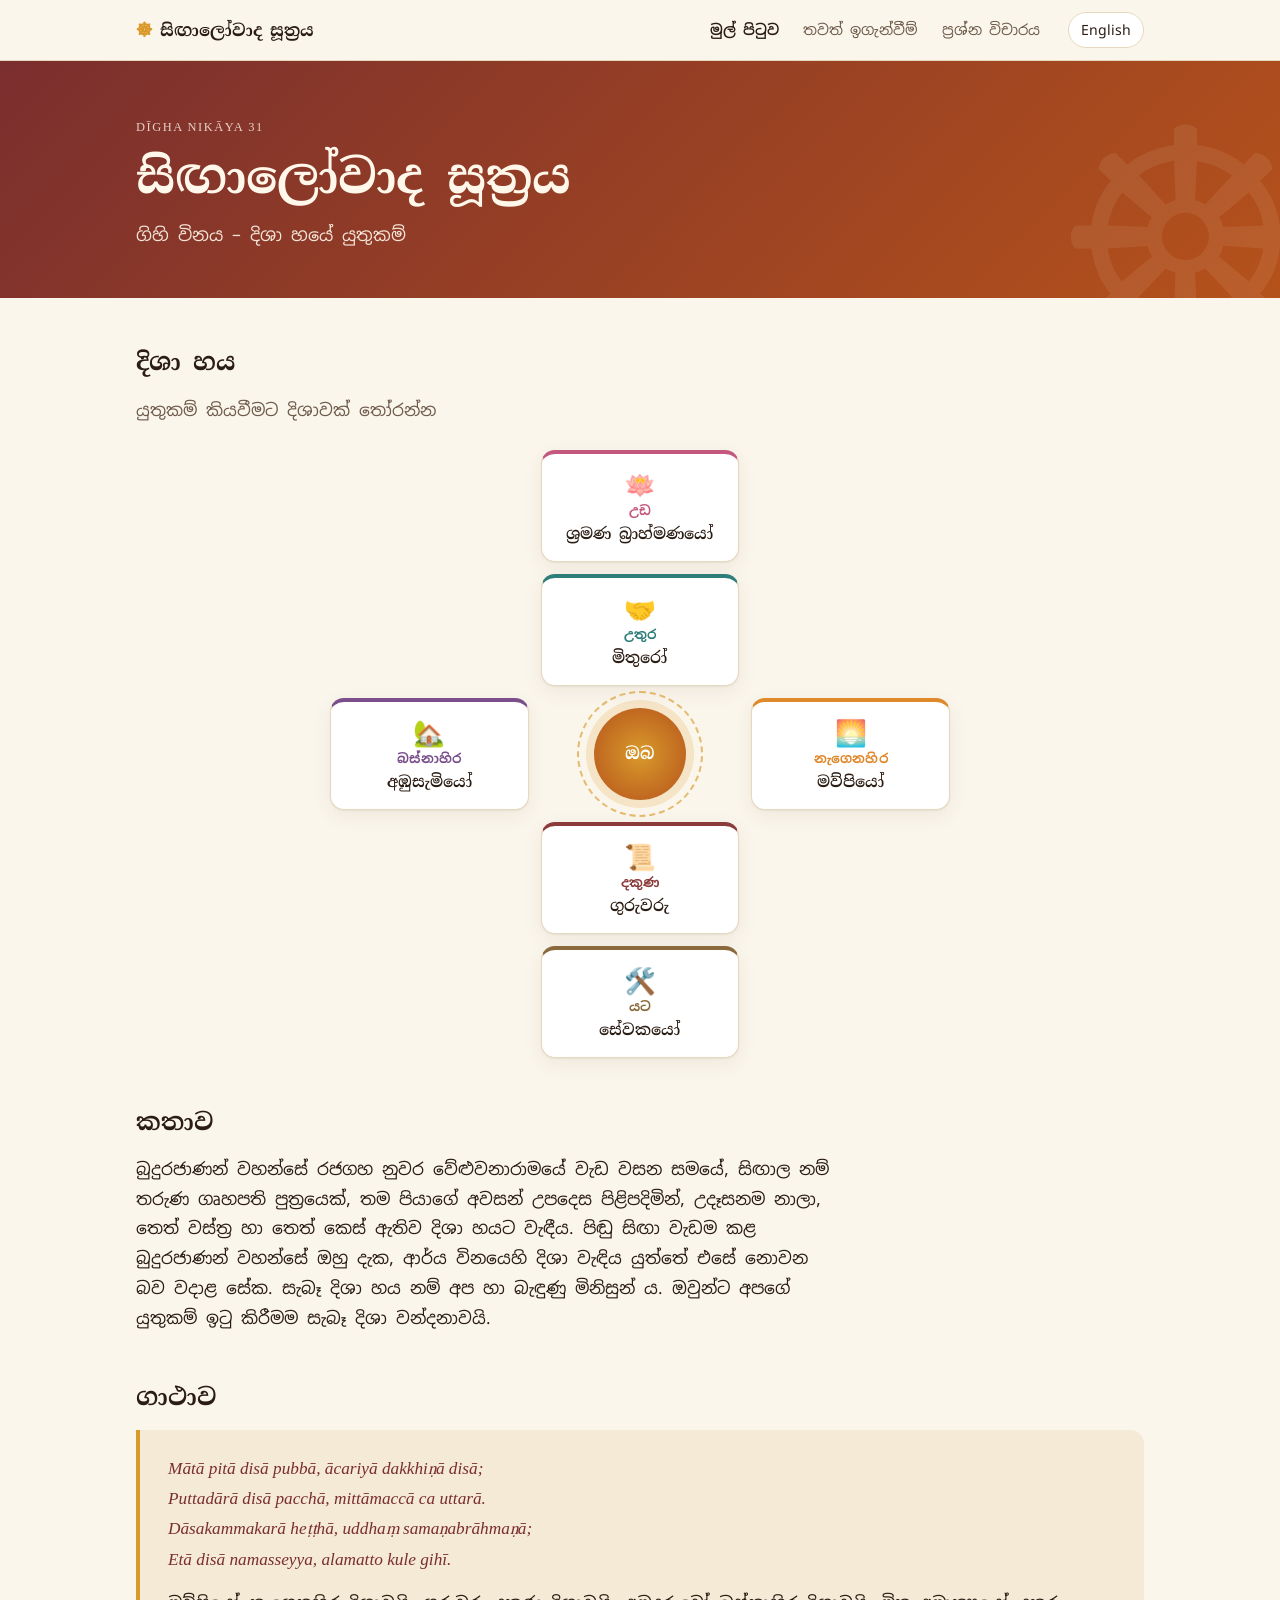
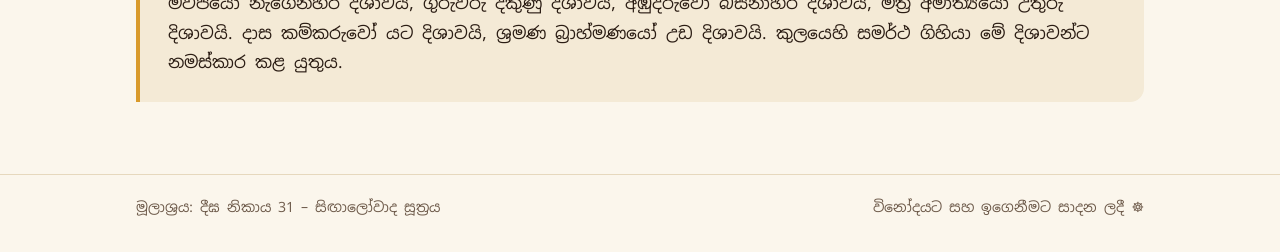
<file: index.html>
<!doctype html>
<html lang="si">
<head>
  <meta charset="utf-8">
  <meta name="viewport" content="width=device-width, initial-scale=1">
  <title>සිඟාලෝවාද සූත්‍රය</title>
  <meta name="description" content="සිඟාලෝවාද සූත්‍රය – දිශා හයේ යුතුකම්. The Sigālovāda Sutta: duties of the six directions.">
  <link rel="icon" href="data:image/svg+xml,<svg xmlns='http://www.w3.org/2000/svg' viewBox='0 0 100 100'><text y='.9em' font-size='90'>☸️</text></svg>">
  <link rel="preconnect" href="https://fonts.googleapis.com">
  <link rel="preconnect" href="https://fonts.gstatic.com" crossorigin>
  <link href="https://fonts.googleapis.com/css2?family=Noto+Sans+Sinhala:wght@400;600;700&family=Noto+Serif+Sinhala:wght@600;700&display=swap" rel="stylesheet">
  <link rel="stylesheet" href="assets/style.css">
</head>
<body data-page="home">
  <header id="header"></header>
  <main id="main"></main>
  <footer id="footer"></footer>
  <script src="assets/data.js"></script>
  <script src="assets/app.js"></script>
</body>
</html>
</file>
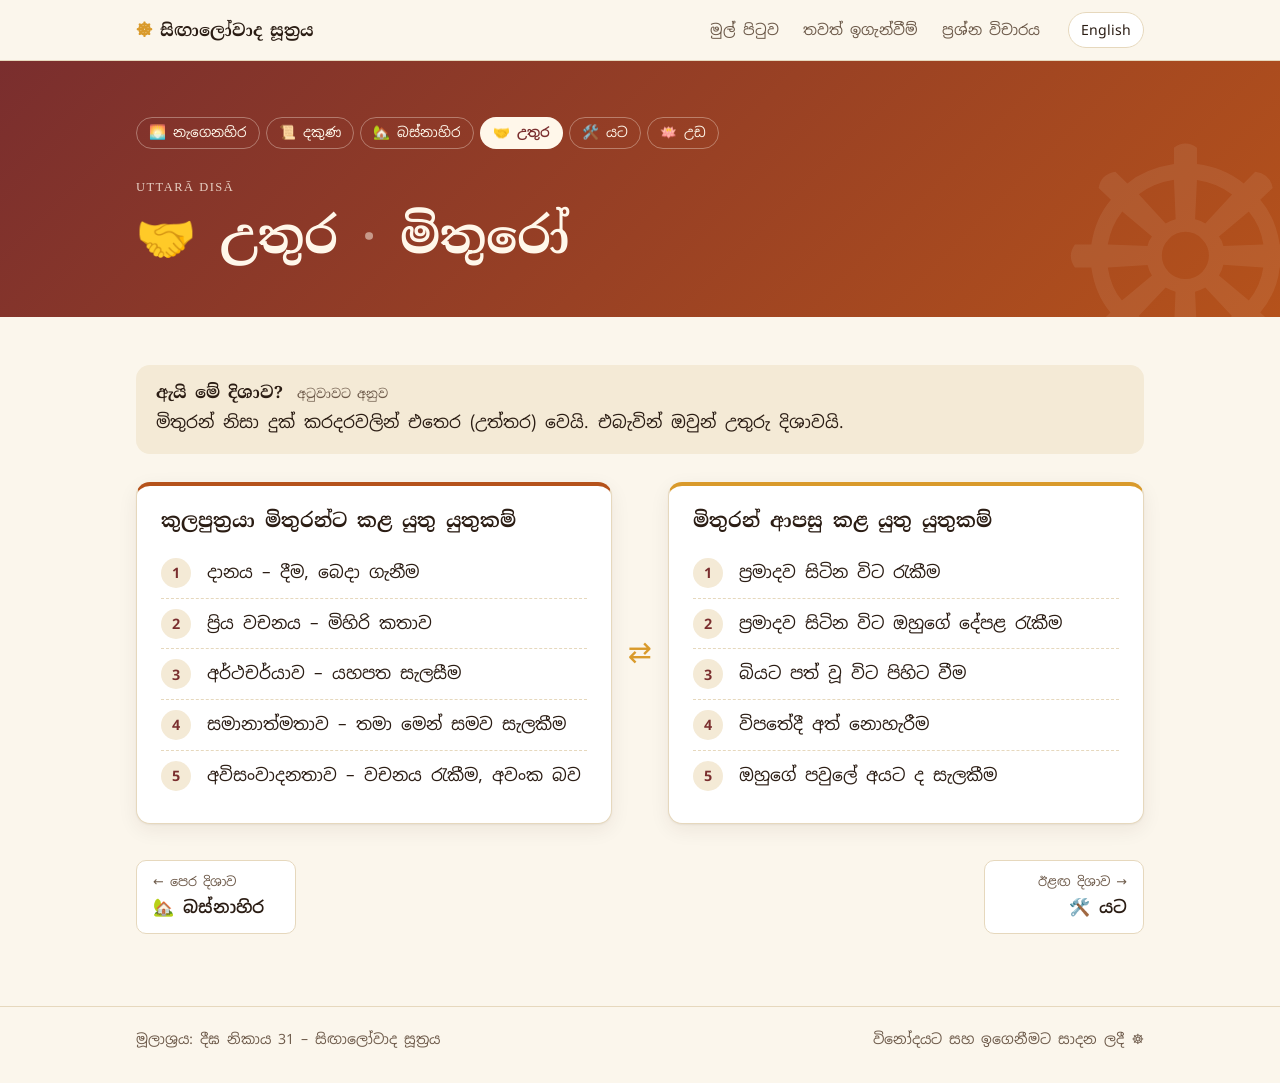
<file: friends.html>
<!doctype html>
<html lang="si">
<head>
  <meta charset="utf-8">
  <meta name="viewport" content="width=device-width, initial-scale=1">
  <title>මිතුරෝ | සිඟාලෝවාද සූත්‍රය</title>
  <meta name="description" content="සිඟාලෝවාද සූත්‍රය – දිශා හයේ යුතුකම්. The Sigālovāda Sutta: duties of the six directions.">
  <link rel="icon" href="data:image/svg+xml,<svg xmlns='http://www.w3.org/2000/svg' viewBox='0 0 100 100'><text y='.9em' font-size='90'>☸️</text></svg>">
  <link rel="preconnect" href="https://fonts.googleapis.com">
  <link rel="preconnect" href="https://fonts.gstatic.com" crossorigin>
  <link href="https://fonts.googleapis.com/css2?family=Noto+Sans+Sinhala:wght@400;600;700&family=Noto+Serif+Sinhala:wght@600;700&display=swap" rel="stylesheet">
  <link rel="stylesheet" href="assets/style.css">
</head>
<body data-page="direction" data-direction="north">
  <header id="header"></header>
  <main id="main"></main>
  <footer id="footer"></footer>
  <script src="assets/data.js"></script>
  <script src="assets/app.js"></script>
</body>
</html>
</file>
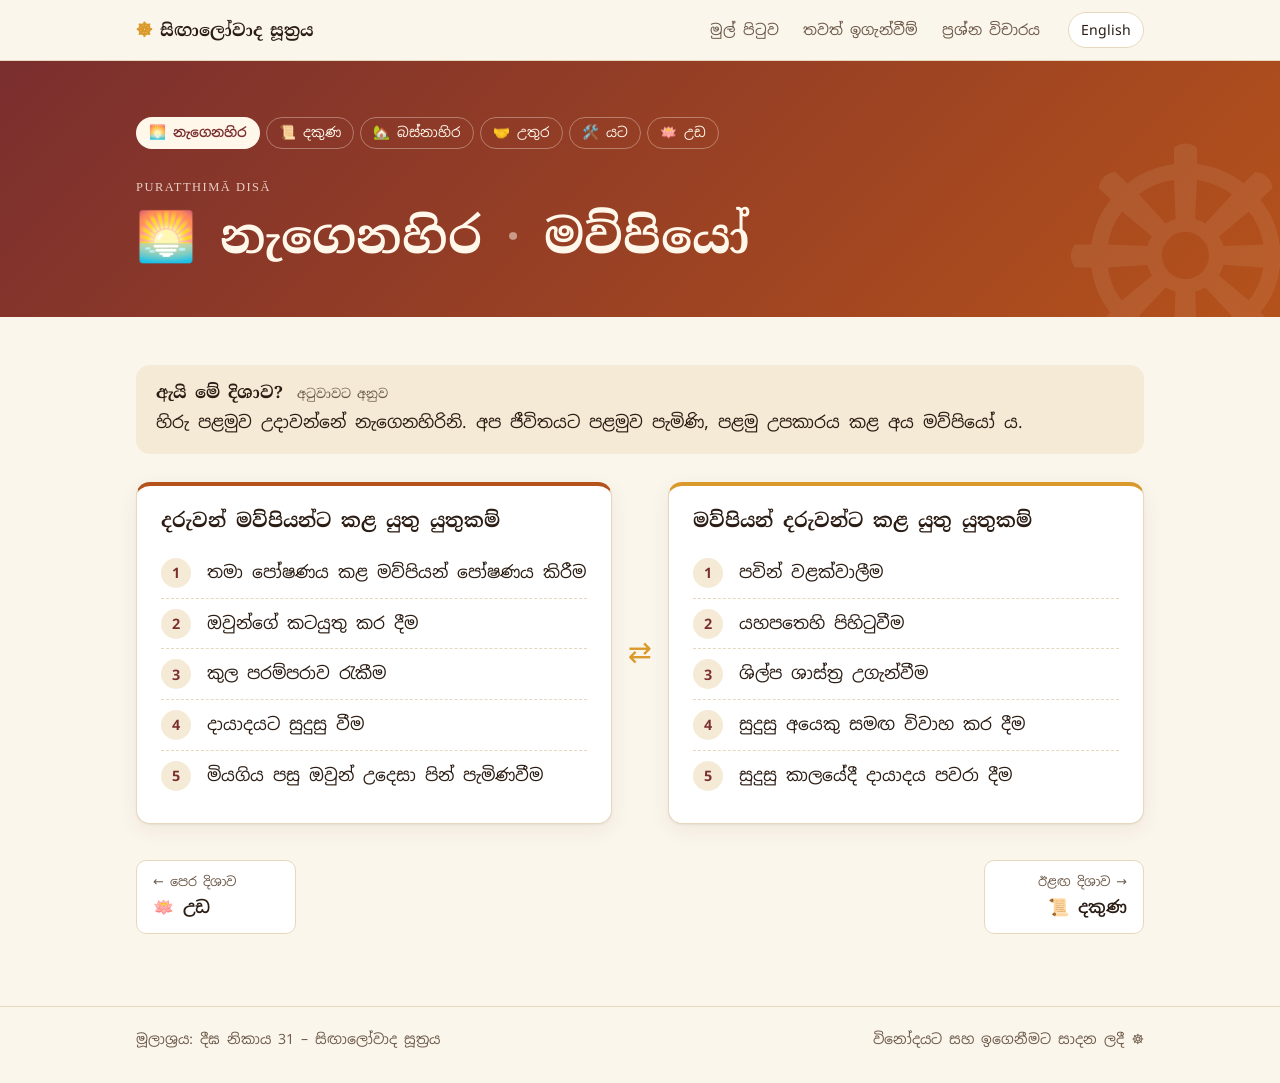
<file: parents.html>
<!doctype html>
<html lang="si">
<head>
  <meta charset="utf-8">
  <meta name="viewport" content="width=device-width, initial-scale=1">
  <title>මව්පියෝ | සිඟාලෝවාද සූත්‍රය</title>
  <meta name="description" content="සිඟාලෝවාද සූත්‍රය – දිශා හයේ යුතුකම්. The Sigālovāda Sutta: duties of the six directions.">
  <link rel="icon" href="data:image/svg+xml,<svg xmlns='http://www.w3.org/2000/svg' viewBox='0 0 100 100'><text y='.9em' font-size='90'>☸️</text></svg>">
  <link rel="preconnect" href="https://fonts.googleapis.com">
  <link rel="preconnect" href="https://fonts.gstatic.com" crossorigin>
  <link href="https://fonts.googleapis.com/css2?family=Noto+Sans+Sinhala:wght@400;600;700&family=Noto+Serif+Sinhala:wght@600;700&display=swap" rel="stylesheet">
  <link rel="stylesheet" href="assets/style.css">
</head>
<body data-page="direction" data-direction="east">
  <header id="header"></header>
  <main id="main"></main>
  <footer id="footer"></footer>
  <script src="assets/data.js"></script>
  <script src="assets/app.js"></script>
</body>
</html>
</file>
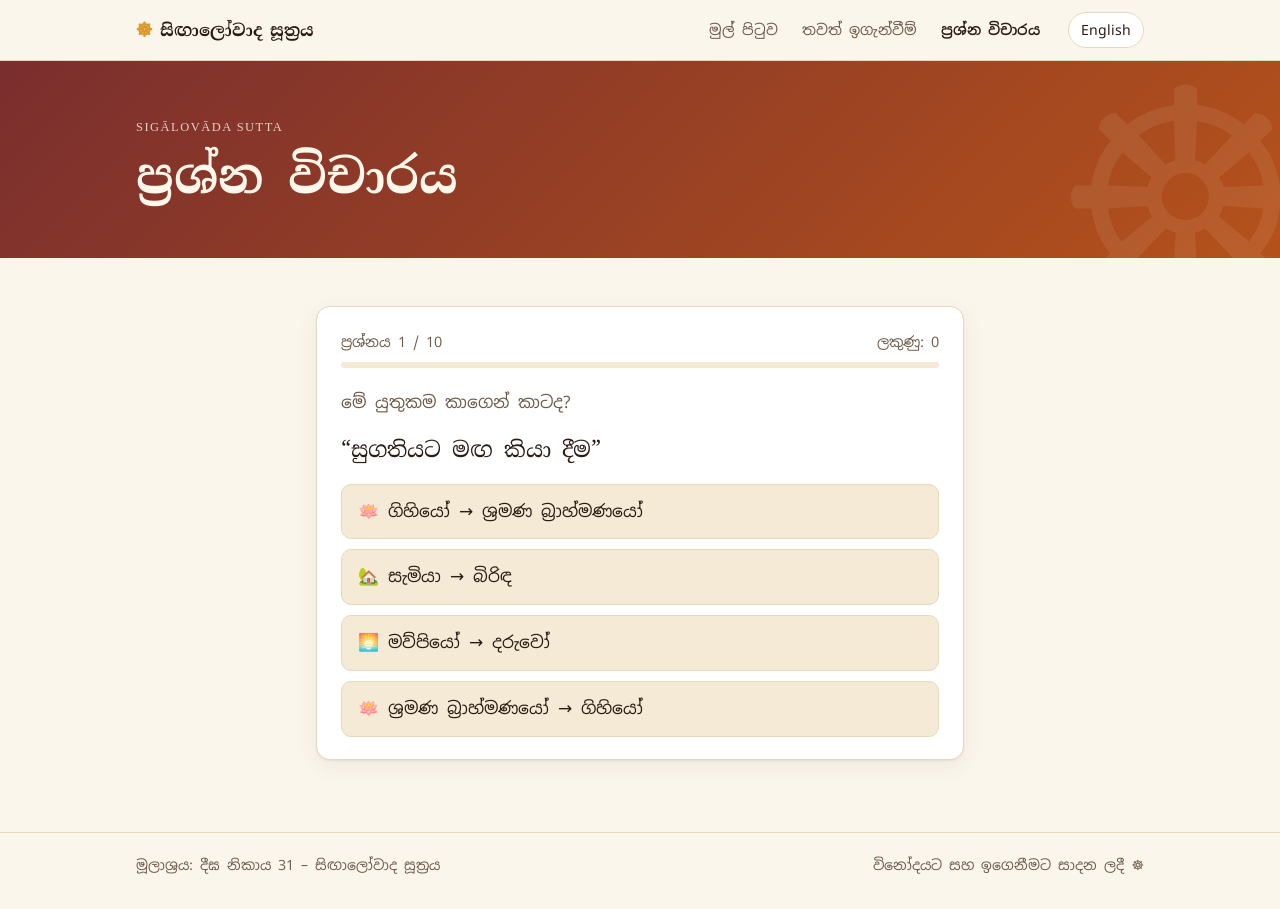
<file: quiz.html>
<!doctype html>
<html lang="si">
<head>
  <meta charset="utf-8">
  <meta name="viewport" content="width=device-width, initial-scale=1">
  <title>ප්‍රශ්න විචාරය | සිඟාලෝවාද සූත්‍රය</title>
  <meta name="description" content="සිඟාලෝවාද සූත්‍රය – දිශා හයේ යුතුකම්. The Sigālovāda Sutta: duties of the six directions.">
  <link rel="icon" href="data:image/svg+xml,<svg xmlns='http://www.w3.org/2000/svg' viewBox='0 0 100 100'><text y='.9em' font-size='90'>☸️</text></svg>">
  <link rel="preconnect" href="https://fonts.googleapis.com">
  <link rel="preconnect" href="https://fonts.gstatic.com" crossorigin>
  <link href="https://fonts.googleapis.com/css2?family=Noto+Sans+Sinhala:wght@400;600;700&family=Noto+Serif+Sinhala:wght@600;700&display=swap" rel="stylesheet">
  <link rel="stylesheet" href="assets/style.css">
</head>
<body data-page="quiz">
  <header id="header"></header>
  <main id="main"></main>
  <footer id="footer"></footer>
  <script src="assets/data.js"></script>
  <script src="assets/app.js"></script>
</body>
</html>
</file>
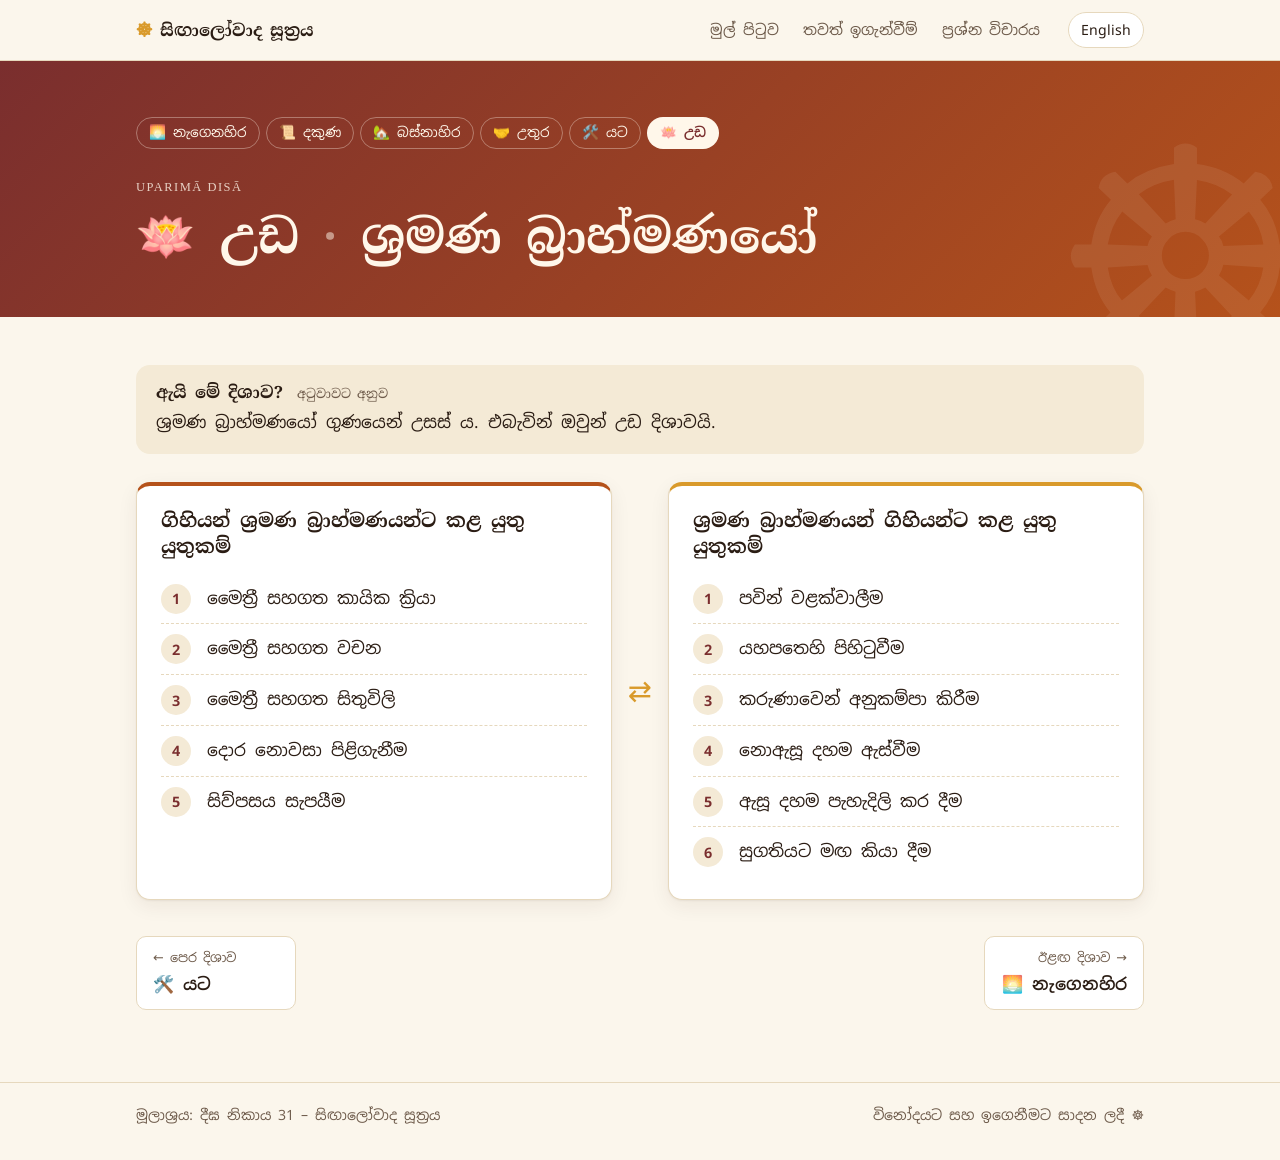
<file: religious.html>
<!doctype html>
<html lang="si">
<head>
  <meta charset="utf-8">
  <meta name="viewport" content="width=device-width, initial-scale=1">
  <title>ශ්‍රමණ බ්‍රාහ්මණයෝ | සිඟාලෝවාද සූත්‍රය</title>
  <meta name="description" content="සිඟාලෝවාද සූත්‍රය – දිශා හයේ යුතුකම්. The Sigālovāda Sutta: duties of the six directions.">
  <link rel="icon" href="data:image/svg+xml,<svg xmlns='http://www.w3.org/2000/svg' viewBox='0 0 100 100'><text y='.9em' font-size='90'>☸️</text></svg>">
  <link rel="preconnect" href="https://fonts.googleapis.com">
  <link rel="preconnect" href="https://fonts.gstatic.com" crossorigin>
  <link href="https://fonts.googleapis.com/css2?family=Noto+Sans+Sinhala:wght@400;600;700&family=Noto+Serif+Sinhala:wght@600;700&display=swap" rel="stylesheet">
  <link rel="stylesheet" href="assets/style.css">
</head>
<body data-page="direction" data-direction="zenith">
  <header id="header"></header>
  <main id="main"></main>
  <footer id="footer"></footer>
  <script src="assets/data.js"></script>
  <script src="assets/app.js"></script>
</body>
</html>
</file>
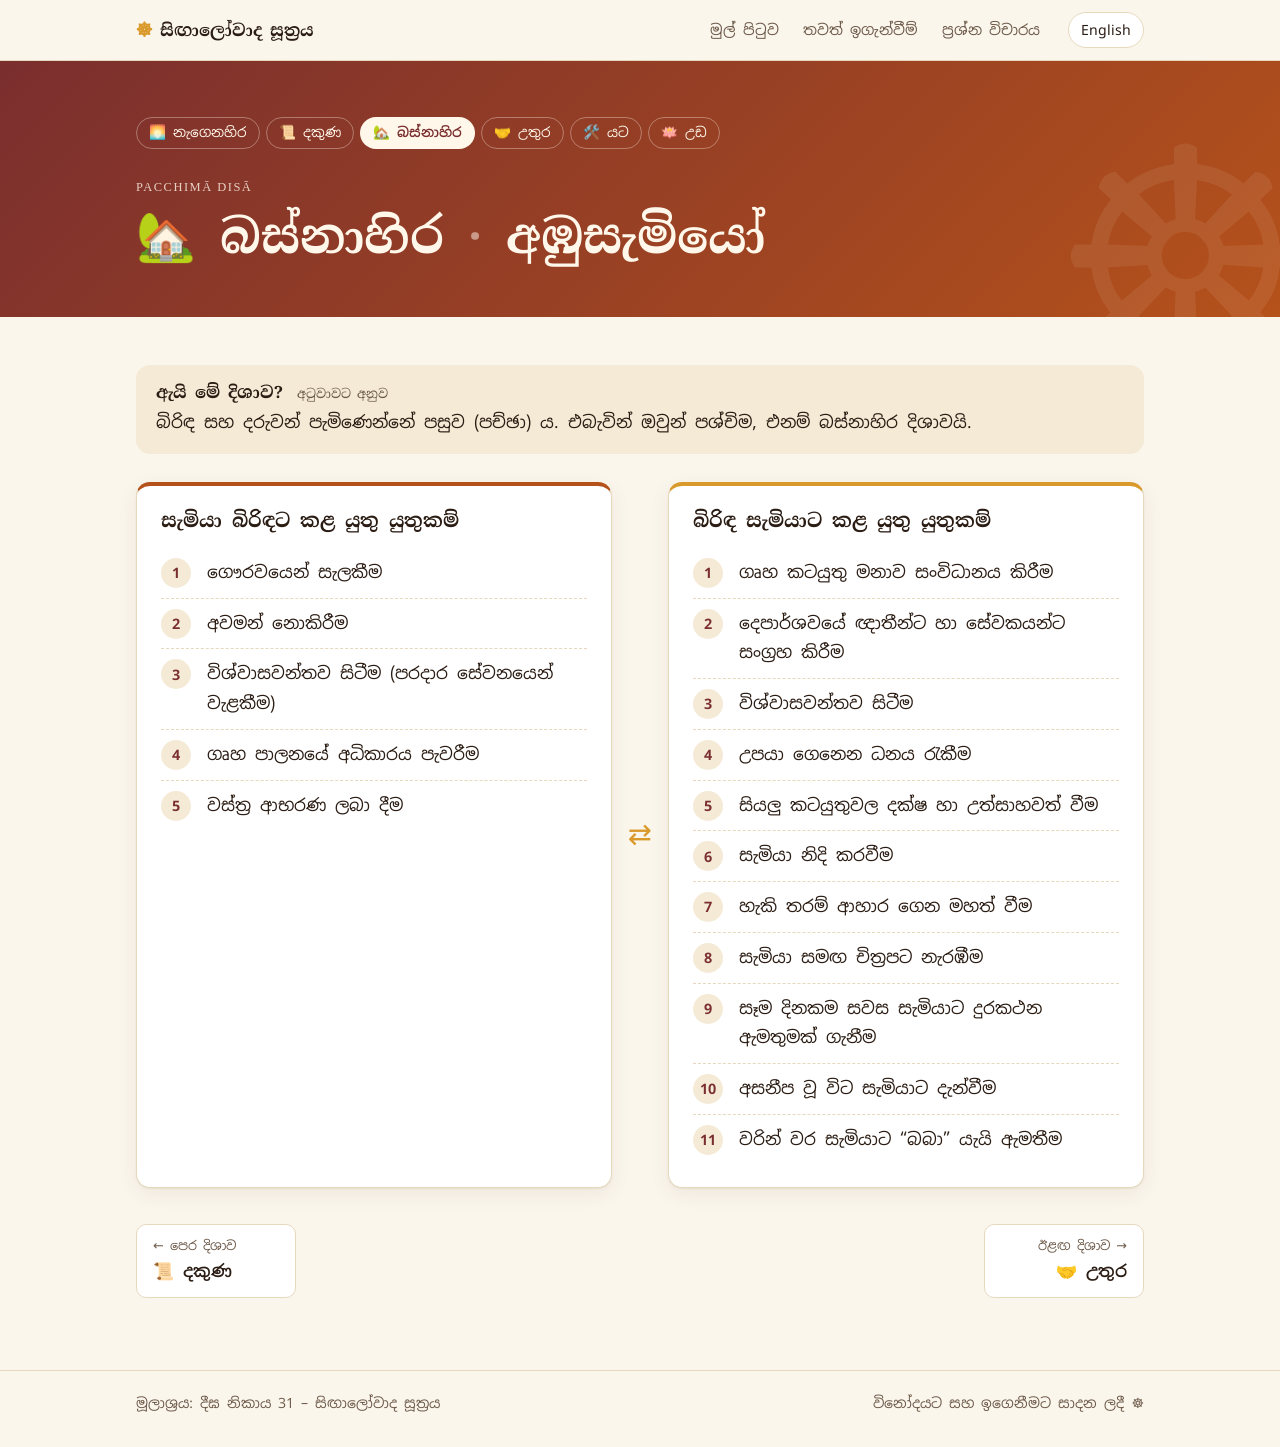
<file: spouse.html>
<!doctype html>
<html lang="si">
<head>
  <meta charset="utf-8">
  <meta name="viewport" content="width=device-width, initial-scale=1">
  <title>අඹුසැමියෝ | සිඟාලෝවාද සූත්‍රය</title>
  <meta name="description" content="සිඟාලෝවාද සූත්‍රය – දිශා හයේ යුතුකම්. The Sigālovāda Sutta: duties of the six directions.">
  <link rel="icon" href="data:image/svg+xml,<svg xmlns='http://www.w3.org/2000/svg' viewBox='0 0 100 100'><text y='.9em' font-size='90'>☸️</text></svg>">
  <link rel="preconnect" href="https://fonts.googleapis.com">
  <link rel="preconnect" href="https://fonts.gstatic.com" crossorigin>
  <link href="https://fonts.googleapis.com/css2?family=Noto+Sans+Sinhala:wght@400;600;700&family=Noto+Serif+Sinhala:wght@600;700&display=swap" rel="stylesheet">
  <link rel="stylesheet" href="assets/style.css">
</head>
<body data-page="direction" data-direction="west">
  <header id="header"></header>
  <main id="main"></main>
  <footer id="footer"></footer>
  <script src="assets/data.js"></script>
  <script src="assets/app.js"></script>
</body>
</html>
</file>
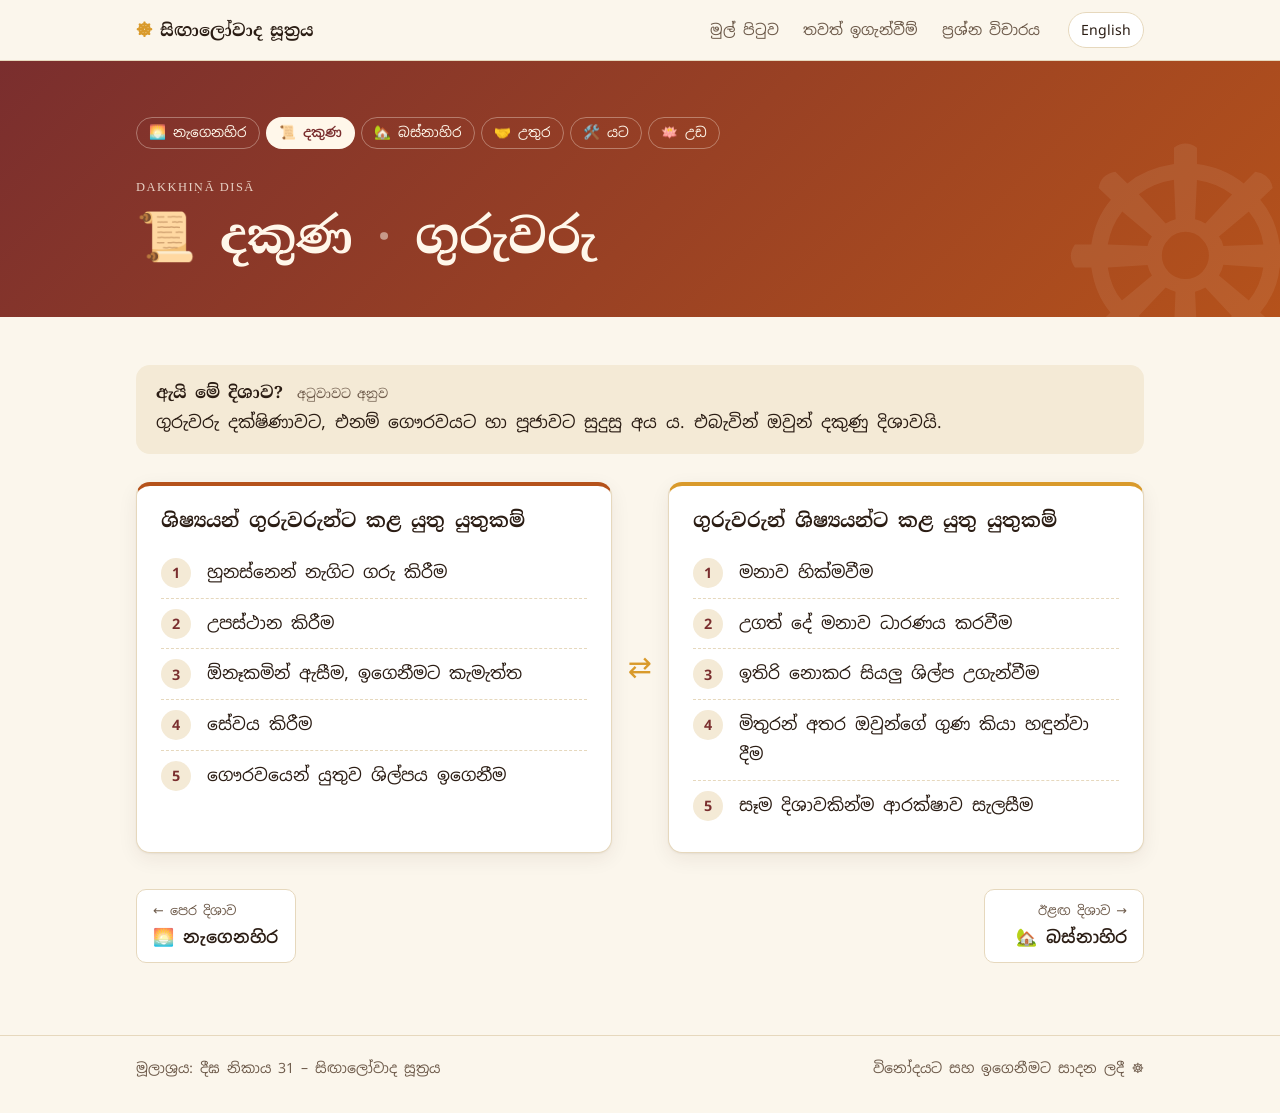
<file: teachers.html>
<!doctype html>
<html lang="si">
<head>
  <meta charset="utf-8">
  <meta name="viewport" content="width=device-width, initial-scale=1">
  <title>ගුරුවරු | සිඟාලෝවාද සූත්‍රය</title>
  <meta name="description" content="සිඟාලෝවාද සූත්‍රය – දිශා හයේ යුතුකම්. The Sigālovāda Sutta: duties of the six directions.">
  <link rel="icon" href="data:image/svg+xml,<svg xmlns='http://www.w3.org/2000/svg' viewBox='0 0 100 100'><text y='.9em' font-size='90'>☸️</text></svg>">
  <link rel="preconnect" href="https://fonts.googleapis.com">
  <link rel="preconnect" href="https://fonts.gstatic.com" crossorigin>
  <link href="https://fonts.googleapis.com/css2?family=Noto+Sans+Sinhala:wght@400;600;700&family=Noto+Serif+Sinhala:wght@600;700&display=swap" rel="stylesheet">
  <link rel="stylesheet" href="assets/style.css">
</head>
<body data-page="direction" data-direction="south">
  <header id="header"></header>
  <main id="main"></main>
  <footer id="footer"></footer>
  <script src="assets/data.js"></script>
  <script src="assets/app.js"></script>
</body>
</html>
</file>
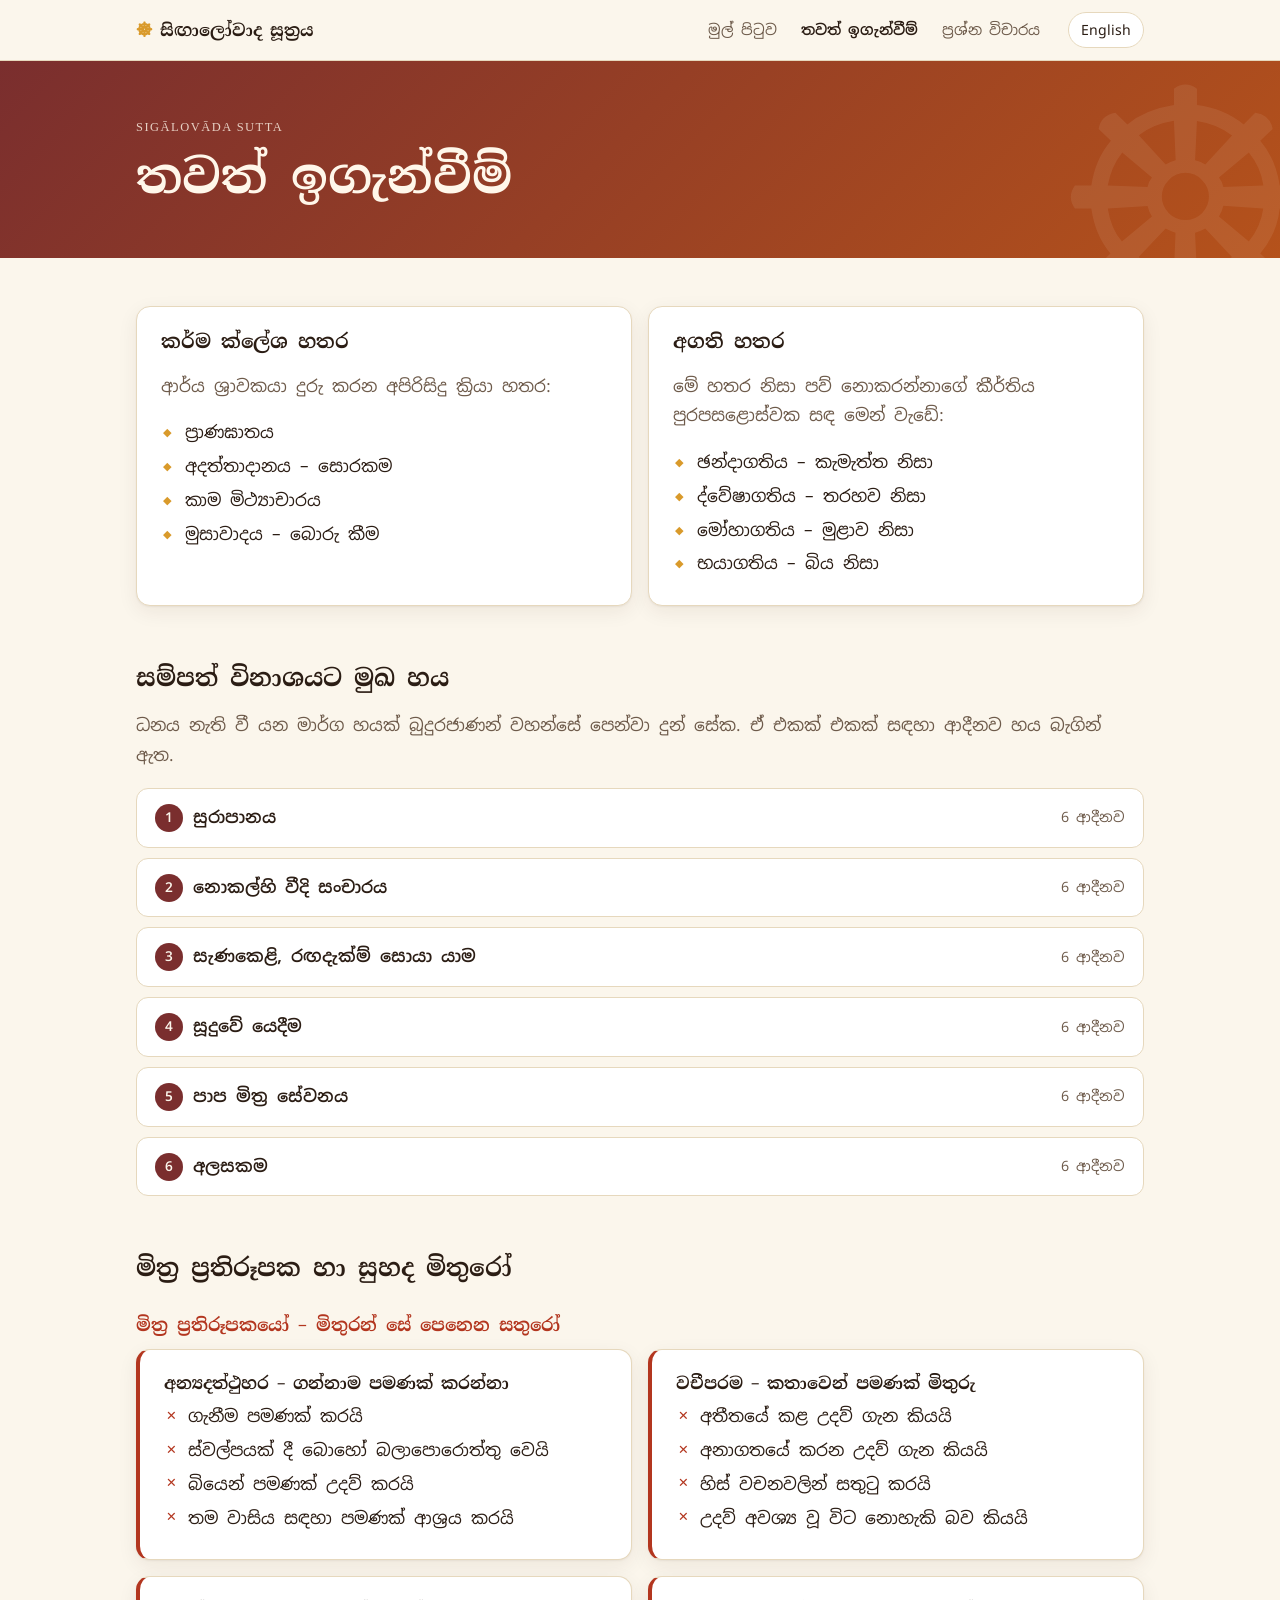
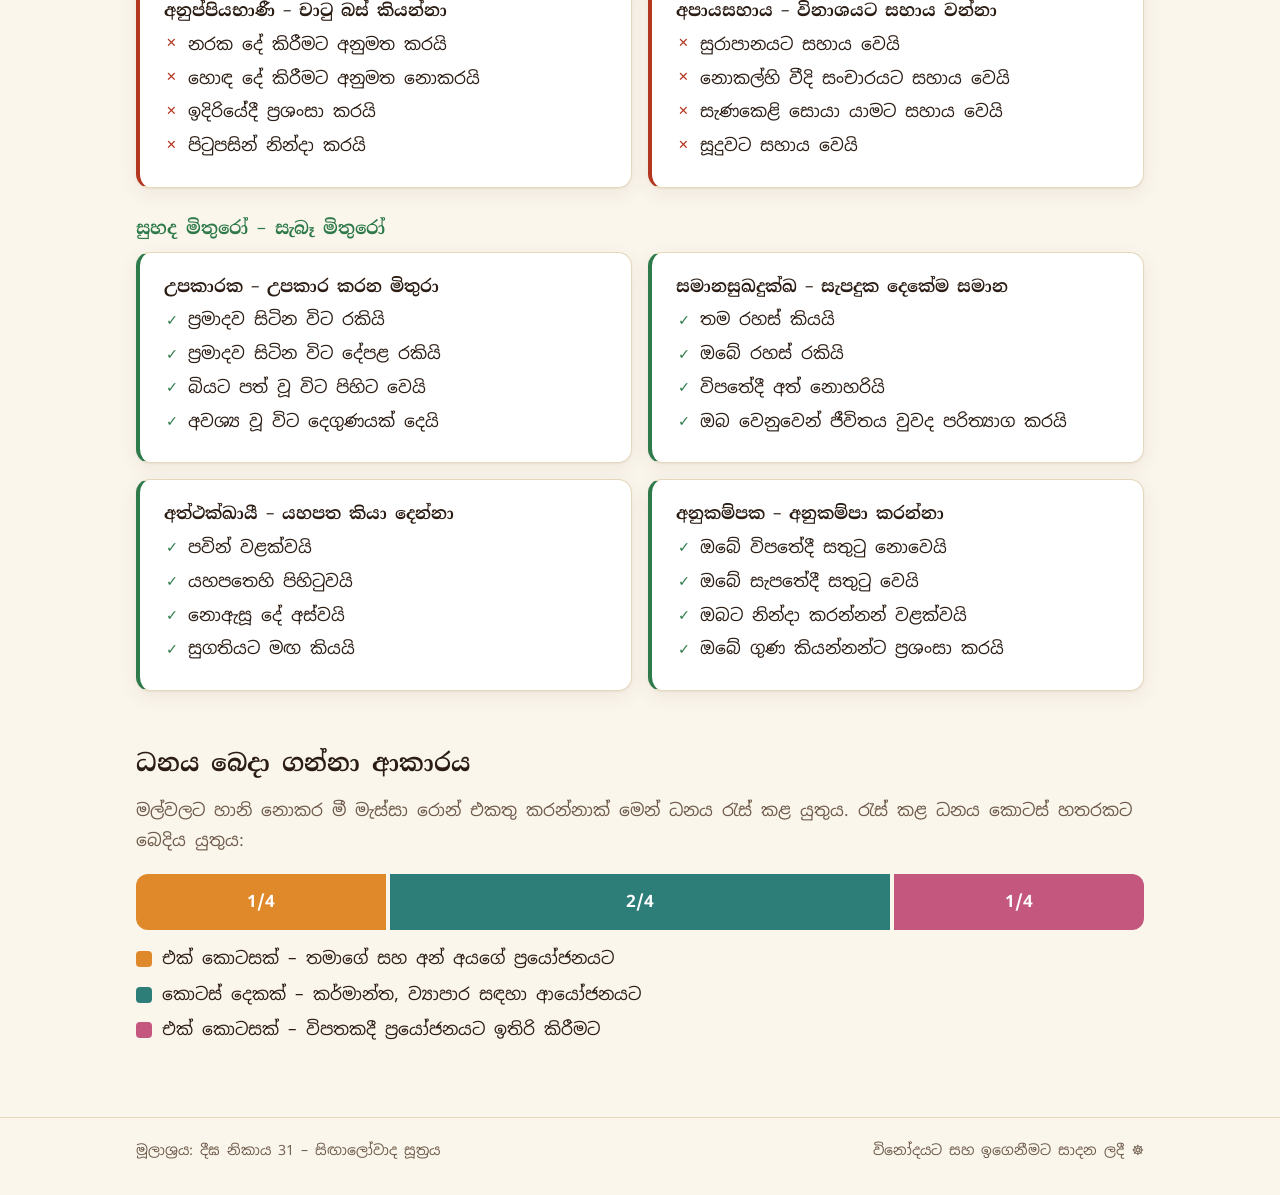
<file: teachings.html>
<!doctype html>
<html lang="si">
<head>
  <meta charset="utf-8">
  <meta name="viewport" content="width=device-width, initial-scale=1">
  <title>තවත් ඉගැන්වීම් | සිඟාලෝවාද සූත්‍රය</title>
  <meta name="description" content="සිඟාලෝවාද සූත්‍රය – දිශා හයේ යුතුකම්. The Sigālovāda Sutta: duties of the six directions.">
  <link rel="icon" href="data:image/svg+xml,<svg xmlns='http://www.w3.org/2000/svg' viewBox='0 0 100 100'><text y='.9em' font-size='90'>☸️</text></svg>">
  <link rel="preconnect" href="https://fonts.googleapis.com">
  <link rel="preconnect" href="https://fonts.gstatic.com" crossorigin>
  <link href="https://fonts.googleapis.com/css2?family=Noto+Sans+Sinhala:wght@400;600;700&family=Noto+Serif+Sinhala:wght@600;700&display=swap" rel="stylesheet">
  <link rel="stylesheet" href="assets/style.css">
</head>
<body data-page="teachings">
  <header id="header"></header>
  <main id="main"></main>
  <footer id="footer"></footer>
  <script src="assets/data.js"></script>
  <script src="assets/app.js"></script>
</body>
</html>
</file>
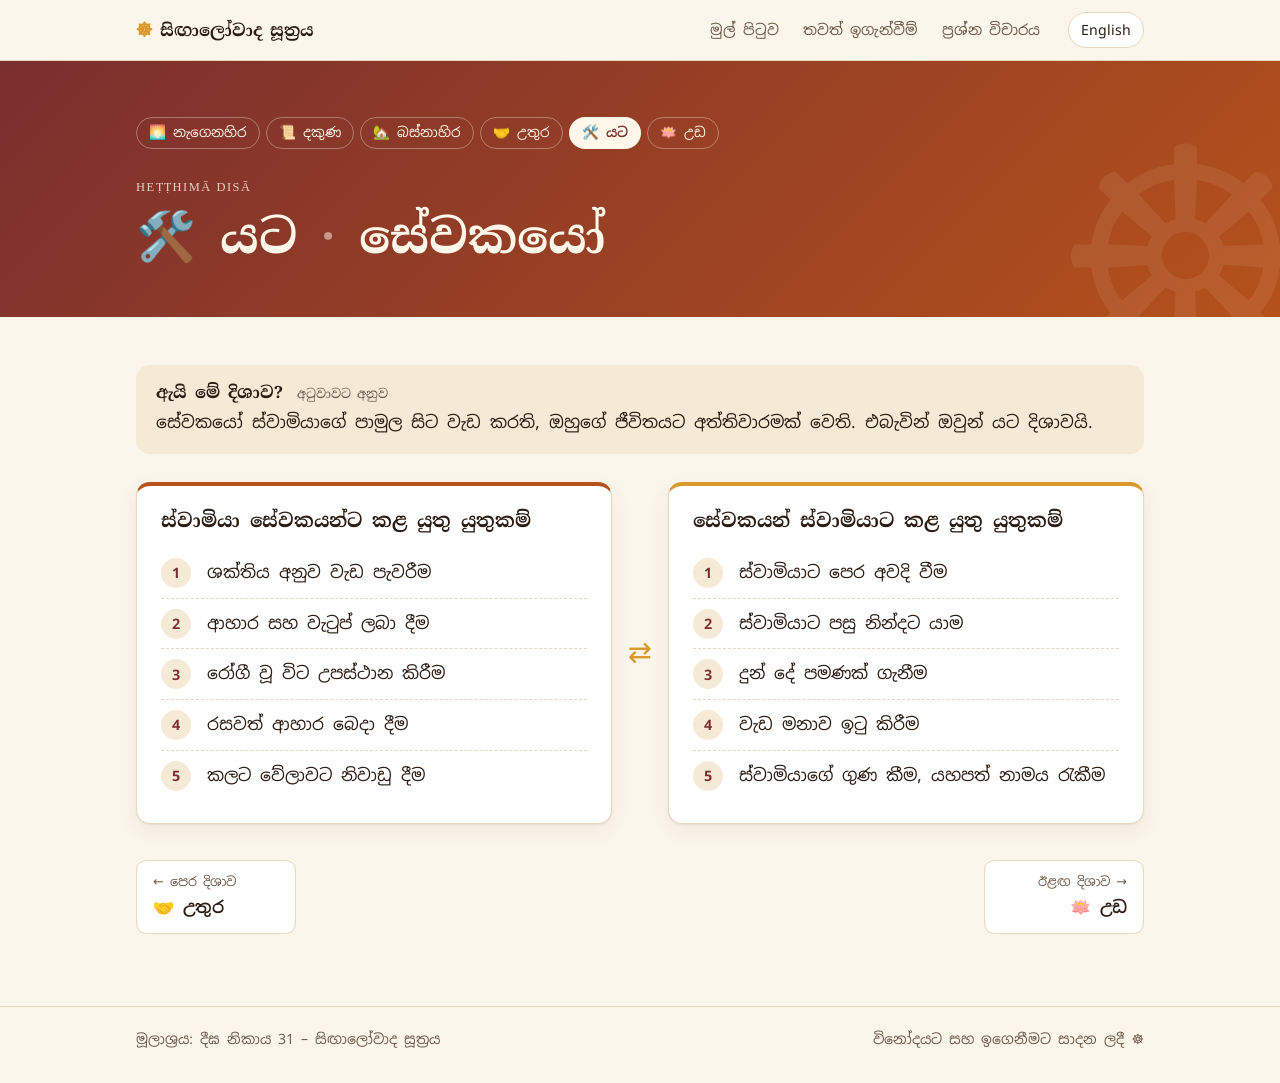
<file: workers.html>
<!doctype html>
<html lang="si">
<head>
  <meta charset="utf-8">
  <meta name="viewport" content="width=device-width, initial-scale=1">
  <title>සේවකයෝ | සිඟාලෝවාද සූත්‍රය</title>
  <meta name="description" content="සිඟාලෝවාද සූත්‍රය – දිශා හයේ යුතුකම්. The Sigālovāda Sutta: duties of the six directions.">
  <link rel="icon" href="data:image/svg+xml,<svg xmlns='http://www.w3.org/2000/svg' viewBox='0 0 100 100'><text y='.9em' font-size='90'>☸️</text></svg>">
  <link rel="preconnect" href="https://fonts.googleapis.com">
  <link rel="preconnect" href="https://fonts.gstatic.com" crossorigin>
  <link href="https://fonts.googleapis.com/css2?family=Noto+Sans+Sinhala:wght@400;600;700&family=Noto+Serif+Sinhala:wght@600;700&display=swap" rel="stylesheet">
  <link rel="stylesheet" href="assets/style.css">
</head>
<body data-page="direction" data-direction="nadir">
  <header id="header"></header>
  <main id="main"></main>
  <footer id="footer"></footer>
  <script src="assets/data.js"></script>
  <script src="assets/app.js"></script>
</body>
</html>
</file>
<file: assets/style.css>
:root {
  --bg: #fbf6ec;
  --surface: #ffffff;
  --surface-2: #f4ead6;
  --text: #2b1d14;
  --muted: #6e5b4b;
  --line: #e6d8bd;
  --accent: #b5521b;
  --accent-ink: #ffffff;
  --maroon: #7a2e2e;
  --gold: #d99a2b;
  --ok: #2f7a4a;
  --no: #b3361f;
  --hero-a: #7a2e2e;
  --hero-b: #b5521b;
  --east: #e0892b;
  --south: #8c3b3b;
  --west: #7a4f8c;
  --north: #2d7d78;
  --nadir: #8a6a3d;
  --zenith: #c4577d;
  --shadow: 0 1px 2px rgba(60, 35, 10, .06), 0 6px 20px rgba(60, 35, 10, .07);
  --radius: 14px;
  color-scheme: light;
}

@media (prefers-color-scheme: dark) {
  :root:not([data-theme="light"]) {
    --bg: #17110d;
    --surface: #221a14;
    --surface-2: #2c221a;
    --text: #f3e8d6;
    --muted: #b9a58f;
    --line: #3d3025;
    --accent: #f0a050;
    --accent-ink: #1b120c;
    --maroon: #e7a29a;
    --gold: #f0bf5c;
    --ok: #6cc48c;
    --no: #f08a72;
    --hero-a: #3b1717;
    --hero-b: #6a2f12;
    --east: #f0a050;
    --south: #e08a8a;
    --west: #c49ad6;
    --north: #6cc7c0;
    --nadir: #d1ad78;
    --zenith: #ee93b4;
    --shadow: 0 1px 2px rgba(0, 0, 0, .3), 0 6px 20px rgba(0, 0, 0, .25);
    color-scheme: dark;
  }
}

* { box-sizing: border-box; }

html { -webkit-text-size-adjust: 100%; }

body {
  margin: 0;
  background: var(--bg);
  color: var(--text);
  font-family: "Noto Sans Sinhala", system-ui, sans-serif;
  font-size: 17px;
  line-height: 1.75;
}

h1, h2, h3, h4, .brand, .q, .big {
  font-family: "Noto Serif Sinhala", Georgia, serif;
  line-height: 1.35;
}

a { color: var(--accent); }

.wrap { max-width: 1040px; margin-left: auto; margin-right: auto; padding: 0 16px; }
.narrow { max-width: 680px; }
.muted { color: var(--muted); }

/* Header */
#header {
  position: sticky; top: 0; z-index: 10;
  background: color-mix(in srgb, var(--bg) 88%, transparent);
  backdrop-filter: blur(8px);
  border-bottom: 1px solid var(--line);
}
.bar { display: flex; align-items: center; justify-content: space-between; gap: 12px; min-height: 60px; flex-wrap: wrap; }
.brand { font-weight: 700; text-decoration: none; color: var(--text); font-size: 1.05rem; display: flex; align-items: center; gap: 8px; }
.mark { color: var(--gold); font-size: 1.4rem; }
.bar nav { display: flex; align-items: center; gap: 4px; flex-wrap: wrap; }
.bar nav a { text-decoration: none; color: var(--muted); padding: 6px 10px; border-radius: 8px; font-size: .92rem; }
.bar nav a:hover { background: var(--surface-2); color: var(--text); }
.bar nav a[aria-current="page"] { color: var(--text); font-weight: 600; }
.bar nav { margin-left: auto; }
.lang {
  font: inherit; font-size: .88rem; cursor: pointer;
  border: 1px solid var(--line); background: var(--surface); color: var(--text);
  padding: 5px 12px; border-radius: 999px; margin-left: 6px;
}
.lang:hover { border-color: var(--accent); }

/* Hero */
.hero {
  background: linear-gradient(135deg, var(--hero-a), var(--hero-b));
  color: #fff7ea;
  padding: 56px 0 48px;
  margin-bottom: 40px;
  position: relative;
  overflow: hidden;
}
.hero::after {
  content: "☸";
  position: absolute; right: -40px; bottom: -90px;
  font-size: 300px; line-height: 1; opacity: .08;
  pointer-events: none;
}
.hero h1 { margin: 0; font-size: clamp(1.8rem, 5vw, 3rem); }
.hero .lede { margin: 10px 0 0; font-size: 1.1rem; opacity: .9; }
.eyebrow { margin: 0 0 6px; text-transform: uppercase; letter-spacing: .12em; font-size: .78rem; opacity: .8; font-family: Georgia, serif; }
.hero .sep { opacity: .5; }

section + section { margin-top: 48px; }
h2 { font-size: 1.5rem; margin: 0 0 8px; }
h2.section { margin-top: 56px; }

/* Compass */
.compass {
  display: grid;
  grid-template-columns: repeat(3, minmax(0, 1fr));
  grid-template-areas:
    ".    zen   ."
    ".    north ."
    "west you   east"
    ".    south ."
    ".    nadir .";
  gap: 12px;
  max-width: 620px;
  margin: 24px auto 0;
}
.tile-zenith { grid-area: zen; }
.tile-north { grid-area: north; }
.tile-west { grid-area: west; }
.you { grid-area: you; }
.tile-east { grid-area: east; }
.tile-south { grid-area: south; }
.tile-nadir { grid-area: nadir; }

.tile {
  --c: var(--accent);
  display: flex; flex-direction: column; align-items: center; justify-content: center; text-align: center;
  padding: 14px 8px; min-height: 112px;
  background: var(--surface); border: 1px solid var(--line); border-top: 4px solid var(--c);
  border-radius: var(--radius); box-shadow: var(--shadow);
  text-decoration: none; color: var(--text);
  transition: transform .15s ease, box-shadow .15s ease;
}
.tile:hover, .tile:focus-visible { transform: translateY(-3px); box-shadow: 0 10px 28px rgba(60, 35, 10, .15); }
.tile-icon { font-size: 1.6rem; line-height: 1.2; }
.tile-dir { font-size: .82rem; color: var(--c); font-weight: 700; letter-spacing: .02em; }
.tile-who { font-family: "Noto Serif Sinhala", serif; font-weight: 600; line-height: 1.35; font-size: .98rem; }
.tile-east, .dir-east { --c: var(--east); }
.tile-south, .dir-south { --c: var(--south); }
.tile-west, .dir-west { --c: var(--west); }
.tile-north, .dir-north { --c: var(--north); }
.tile-nadir, .dir-nadir { --c: var(--nadir); }
.tile-zenith, .dir-zenith { --c: var(--zenith); }

.you {
  display: flex; align-items: center; justify-content: center;
}
.you span {
  width: 92px; height: 92px; border-radius: 50%;
  display: flex; align-items: center; justify-content: center;
  background: radial-gradient(circle, var(--gold), var(--accent));
  color: #fff; font-weight: 700; font-family: "Noto Serif Sinhala", serif;
  box-shadow: 0 0 0 8px color-mix(in srgb, var(--gold) 20%, transparent);
}

/* Prose & verse */
.prose p { max-width: 70ch; }
.verse {
  margin: 16px 0 0; padding: 24px 28px;
  background: var(--surface-2); border-left: 4px solid var(--gold);
  border-radius: 0 var(--radius) var(--radius) 0;
}
.verse p { margin: 0; }
.verse .pali { font-family: Georgia, serif; font-style: italic; font-size: 1.08rem; margin-bottom: 14px; color: var(--maroon); }

/* Direction pages */
.chips { display: flex; flex-wrap: wrap; gap: 6px; margin-bottom: 28px; }
.chip {
  color: #fff7ea; text-decoration: none; font-size: .85rem;
  padding: 3px 12px; border-radius: 999px; border: 1px solid rgba(255, 247, 234, .35);
}
.chip:hover { background: rgba(255, 255, 255, .12); }
.chip.on { background: #fff7ea; color: var(--hero-a); font-weight: 600; }

.why {
  background: var(--surface-2); border-radius: var(--radius); padding: 16px 20px; margin-bottom: 28px;
}
.why h3 { margin: 0 0 4px; font-size: 1.05rem; }
.why small { color: var(--muted); font-weight: 400; font-size: .8rem; margin-left: 6px; }
.why p { margin: 0; }

.sides { display: grid; grid-template-columns: 1fr auto 1fr; gap: 16px; align-items: stretch; }
.swap { align-self: center; font-size: 1.8rem; color: var(--gold); }
.card {
  background: var(--surface); border: 1px solid var(--line);
  border-radius: var(--radius); padding: 22px 24px; box-shadow: var(--shadow);
}
.card h2 { font-size: 1.2rem; }
.side-0 { border-top: 4px solid var(--accent); }
.side-1 { border-top: 4px solid var(--gold); }

.duties { list-style: none; counter-reset: d; padding: 0; margin: 14px 0 0; }
.duties li {
  counter-increment: d; position: relative;
  padding: 10px 0 10px 46px; border-top: 1px dashed var(--line);
}
.duties li:first-child { border-top: 0; }
.duties li::before {
  content: counter(d);
  position: absolute; left: 0; top: 10px;
  width: 30px; height: 30px; border-radius: 50%;
  display: flex; align-items: center; justify-content: center;
  background: var(--surface-2); color: var(--maroon); font-weight: 700; font-size: .9rem;
}

.pager { display: flex; justify-content: space-between; gap: 12px; margin-top: 36px; flex-wrap: wrap; }
.pager a {
  text-decoration: none; padding: 10px 16px; border: 1px solid var(--line);
  border-radius: 10px; background: var(--surface); color: var(--text);
  display: flex; flex-direction: column; min-width: 160px; font-weight: 600;
}
.pager small { color: var(--muted); font-weight: 400; font-size: .8rem; }
.pager .next { text-align: right; }
.pager a:hover { border-color: var(--accent); }

/* Teachings */
.grid2 { display: grid; grid-template-columns: repeat(2, minmax(0, 1fr)); gap: 16px; }
.card h4 { margin: 0 0 6px; font-size: 1.05rem; }
.ticks { margin: 8px 0 0; padding-left: 0; list-style: none; }
.ticks li { padding-left: 24px; position: relative; margin: 4px 0; }
.ticks li::before { content: "◆"; position: absolute; left: 2px; color: var(--gold); font-size: .7rem; top: .45em; }

.accordion { display: grid; gap: 10px; margin-top: 16px; }
details {
  background: var(--surface); border: 1px solid var(--line); border-radius: 12px; padding: 4px 18px;
}
details[open] { padding-bottom: 14px; }
summary { cursor: pointer; padding: 10px 0; font-weight: 600; display: flex; align-items: center; gap: 10px; }
summary small { margin-left: auto; white-space: nowrap; color: var(--muted); font-weight: 400; }
.num {
  width: 28px; height: 28px; border-radius: 50%; flex: none;
  display: inline-flex; align-items: center; justify-content: center;
  background: var(--maroon); color: var(--bg); font-size: .85rem;
}

h3.group { margin: 28px 0 12px; font-size: 1.1rem; }
h3.fake { color: var(--no); }
h3.real { color: var(--ok); }
.card.fake { border-left: 4px solid var(--no); }
.card.real { border-left: 4px solid var(--ok); }
.card.fake .ticks li::before { content: "✕"; color: var(--no); font-size: .8rem; top: .2em; }
.card.real .ticks li::before { content: "✓"; color: var(--ok); font-size: .9rem; top: .1em; }

.wealth-bar { display: flex; gap: 4px; height: 56px; margin-top: 18px; border-radius: 12px; overflow: hidden; }
.w { display: flex; align-items: center; justify-content: center; color: #fff; font-weight: 700; }
.w0 { background: var(--east); }
.w1 { background: var(--north); }
.w2 { background: var(--zenith); }
.wealth-legend { list-style: none; padding: 0; margin: 14px 0 0; display: grid; gap: 6px; }
.wealth-legend li { display: flex; align-items: center; gap: 10px; }
.sw { width: 16px; height: 16px; border-radius: 4px; flex: none; }

/* Quiz */
.quiz-top { display: flex; justify-content: space-between; color: var(--muted); font-size: .9rem; }
.progress { height: 6px; background: var(--surface-2); border-radius: 99px; margin: 8px 0 20px; overflow: hidden; }
.progress div { height: 100%; background: var(--accent); transition: width .3s; }
.q { font-size: 1.35rem; margin: 6px 0 20px; }
.options { display: grid; gap: 10px; }
.opt {
  font: inherit; text-align: left; cursor: pointer;
  padding: 12px 16px; border-radius: 10px;
  border: 1px solid var(--line); background: var(--surface-2); color: var(--text);
}
.opt:hover:not(:disabled) { border-color: var(--accent); }
.opt:disabled { cursor: default; }
.opt.right { border-color: var(--ok); background: color-mix(in srgb, var(--ok) 15%, var(--surface)); }
.opt.wrong { border-color: var(--no); background: color-mix(in srgb, var(--no) 15%, var(--surface)); }
.opt.dim { opacity: .5; }
.feedback { font-weight: 600; margin: 16px 0 10px; }
.feedback.ok { color: var(--ok); }
.feedback.no { color: var(--no); }
.btn {
  font: inherit; cursor: pointer; border: 0;
  background: var(--accent); color: var(--accent-ink);
  padding: 10px 20px; border-radius: 10px; font-weight: 600;
}
.btn:hover { filter: brightness(1.08); }
.quiz-end { text-align: center; }
.big { font-size: 3rem; margin: 6px 0 18px; color: var(--accent); }

/* Footer */
#footer { margin-top: 72px; border-top: 1px solid var(--line); padding: 20px 0 32px; }
.foot { display: flex; justify-content: space-between; flex-wrap: wrap; gap: 6px; color: var(--muted); font-size: .88rem; }
.foot p { margin: 0; }

@media (max-width: 760px) {
  .sides { grid-template-columns: 1fr; }
  .swap { justify-self: center; transform: rotate(90deg); }
  .grid2 { grid-template-columns: 1fr; }
}

@media (max-width: 640px) {
  /* Compact header: brand + language on one row, links on the next */
  #header { position: static; }
  .bar { display: grid; grid-template-columns: 1fr auto; gap: 0 8px; padding-top: 8px; padding-bottom: 4px; }
  .brand { font-size: 1rem; }
  .lang { grid-column: 2; grid-row: 1; margin: 0; padding: 3px 12px; }
  .bar nav { grid-column: 1 / -1; margin: 0 -10px; flex-wrap: nowrap; }
  .bar nav a { padding: 4px 10px; font-size: .88rem; white-space: nowrap; }

  /* Direction chips scroll sideways in one row */
  .chips { flex-wrap: nowrap; overflow-x: auto; margin: 0 -16px 24px; padding: 0 16px 4px; scrollbar-width: none; }
  .chips::-webkit-scrollbar { display: none; }
  .chip { white-space: nowrap; flex: none; }

  /* Direction title on two lines */
  .hero-dir .sep { display: none; }
  .hero-dir .h-dir { display: block; font-size: 1.1rem; opacity: .85; margin-bottom: 2px; }
  .hero-dir .h-who { display: block; }

  /* Previous / next side by side */
  .pager { display: grid; grid-template-columns: 1fr 1fr; gap: 10px; }
  .pager a { min-width: 0; padding: 10px 12px; }
}

@media (max-width: 480px) {
  body { font-size: 16px; }
  .compass { gap: 8px; }
  .tile { min-height: 96px; padding: 10px 4px; }
  .tile-who { font-size: .85rem; }
  .you span { width: 64px; height: 64px; font-size: .9rem; }
  .card { padding: 18px; }
  .hero { padding: 40px 0 36px; }
}

/* ---------- Animations ---------- */
@keyframes fadeUp { from { opacity: 0; transform: translateY(18px); } }
@keyframes spin { to { transform: rotate(360deg); } }
@keyframes pop { from { opacity: 0; transform: translate(var(--dx, 0), var(--dy, 0)) scale(.3); } }
@keyframes glow {
  0%, 100% { box-shadow: 0 0 0 8px color-mix(in srgb, var(--gold) 22%, transparent); }
  50% { box-shadow: 0 0 0 14px color-mix(in srgb, var(--gold) 10%, transparent), 0 0 36px color-mix(in srgb, var(--gold) 45%, transparent); }
}
@keyframes drift {
  0% { transform: translateY(0) rotate(0deg) scale(var(--s)); opacity: 0; }
  12%, 85% { opacity: .5; }
  100% { transform: translateY(-460px) rotate(200deg) scale(var(--s)); opacity: 0; }
}

/* Banner (all pages): text fades up, wheel turns, petals drift */
.hero .wrap { position: relative; z-index: 1; }
.hero .wrap > * { animation: fadeUp .9s ease backwards; }
.hero .wrap > :nth-child(2) { animation-delay: .15s; }
.hero .wrap > :nth-child(3) { animation-delay: .3s; }
.hero::after { animation: spin 90s linear infinite; }
.petals { position: absolute; inset: 0; pointer-events: none; overflow: hidden; }
.petals span {
  position: absolute; bottom: -40px; font-size: 1.4rem;
  animation: drift var(--d) linear var(--delay) infinite;
}

/* Compass: "You" appears first, then the six directions spring out from it */
.tile-north { --dy: 100%; }
.tile-south { --dy: -100%; }
.tile-east { --dx: -100%; }
.tile-west { --dx: 100%; }
.tile-zenith { --dy: 200%; }
.tile-nadir { --dy: -200%; }
.compass .tile {
  animation: pop .7s cubic-bezier(.2, .8, .3, 1.25) backwards;
  animation-delay: calc(.4s + var(--i) * .12s);
}
.you { position: relative; }
.you::before {
  content: ""; position: absolute; inset: 0; margin: auto;
  width: 122px; height: 122px; border-radius: 50%;
  border: 2px dashed color-mix(in srgb, var(--gold) 65%, transparent);
  animation: spin 24s linear infinite;
}
.you span {
  position: relative;
  animation: pop .6s cubic-bezier(.2, .8, .3, 1.25) .2s backwards, glow 3.2s ease-in-out 1s infinite;
}

/* Story and verse slide in on scroll */
.reveal { opacity: 0; transform: translateY(28px); transition: opacity .8s ease, transform .8s ease; }
.reveal.in { opacity: 1; transform: none; }
.reveal .line {
  display: inline-block; opacity: 0; transform: translateX(-14px);
  transition: opacity .6s ease, transform .6s ease;
  transition-delay: calc(.35s + var(--i) * .3s);
}
.reveal.in .line { opacity: 1; transform: none; }

/* After a language switch, skip the intro animations */
.settled .hero .wrap > *, .settled .compass .tile { animation: none; }
.settled .you span { animation: glow 3.2s ease-in-out infinite; }

@media (max-width: 480px) {
  .you::before { width: 86px; height: 86px; }
}

@media (prefers-reduced-motion: reduce) {
  *, *::before, *::after { animation: none !important; transition: none !important; }
  .reveal, .reveal .line { opacity: 1; transform: none; }
  .petals { display: none; }
}
</file>
